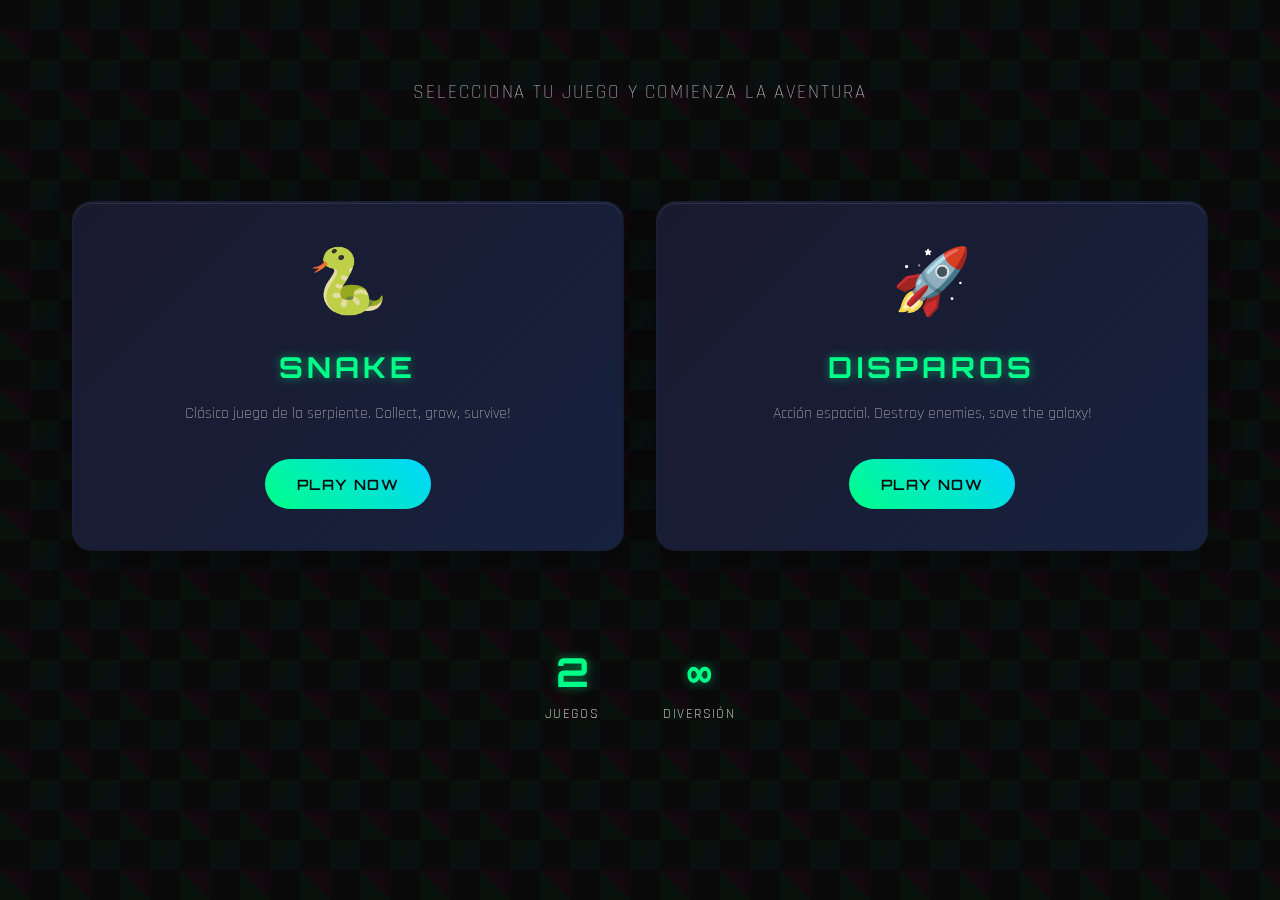
<file: index.html>
<!DOCTYPE html>
<html lang="es">
<head>
  <meta charset="UTF-8">
  <meta name="viewport" content="width=device-width, initial-scale=1.0">
  <title>Gaming Hub - Mis Juegos</title>
  <link rel="stylesheet" href="style.css">
  <link href="https://fonts.googleapis.com/css2?family=Orbitron:wght@400;700;900&family=Rajdhani:wght@300;400;600&display=swap" rel="stylesheet">
</head>
<body>
  <div class="matrix-bg"></div>
  
  <div class="container">
    <header>
      <h1 class="main-title">
        <span class="glow">🎮</span>
        GAMING HUB
        <span class="glow">🎮</span>
      </h1>
      <p class="subtitle">Selecciona tu juego y comienza la aventura</p>
    </header>
    
    <main class="games-grid">
      <div class="game-card" data-game="snake">
        <div class="card-inner">
          <div class="card-front">
            <div class="game-icon">🐍</div>
            <h2 class="game-title">SNAKE</h2>
            <p class="game-description">Clásico juego de la serpiente. Collect, grow, survive!</p>
            <div class="play-button">
              <span>PLAY NOW</span>
            </div>
          </div>
        </div>
        <a href="snake/" class="game-link"></a>
      </div>
      
      <div class="game-card" data-game="disparos">
        <div class="card-inner">
          <div class="card-front">
            <div class="game-icon">🚀</div>
            <h2 class="game-title">DISPAROS</h2>
            <p class="game-description">Acción espacial. Destroy enemies, save the galaxy!</p>
            <div class="play-button">
              <span>PLAY NOW</span>
            </div>
          </div>
        </div>
        <a href="disparos/" class="game-link"></a>
      </div>
    </main>
    
    <footer>
      <div class="stats">
        <div class="stat">
          <span class="stat-value">2</span>
          <span class="stat-label">Juegos</span>
        </div>
        <div class="stat">
          <span class="stat-value">∞</span>
          <span class="stat-label">Diversión</span>
        </div>
      </div>
    </footer>
  </div>
  
  <script src="script.js"></script>
</body>
</html>
</file>
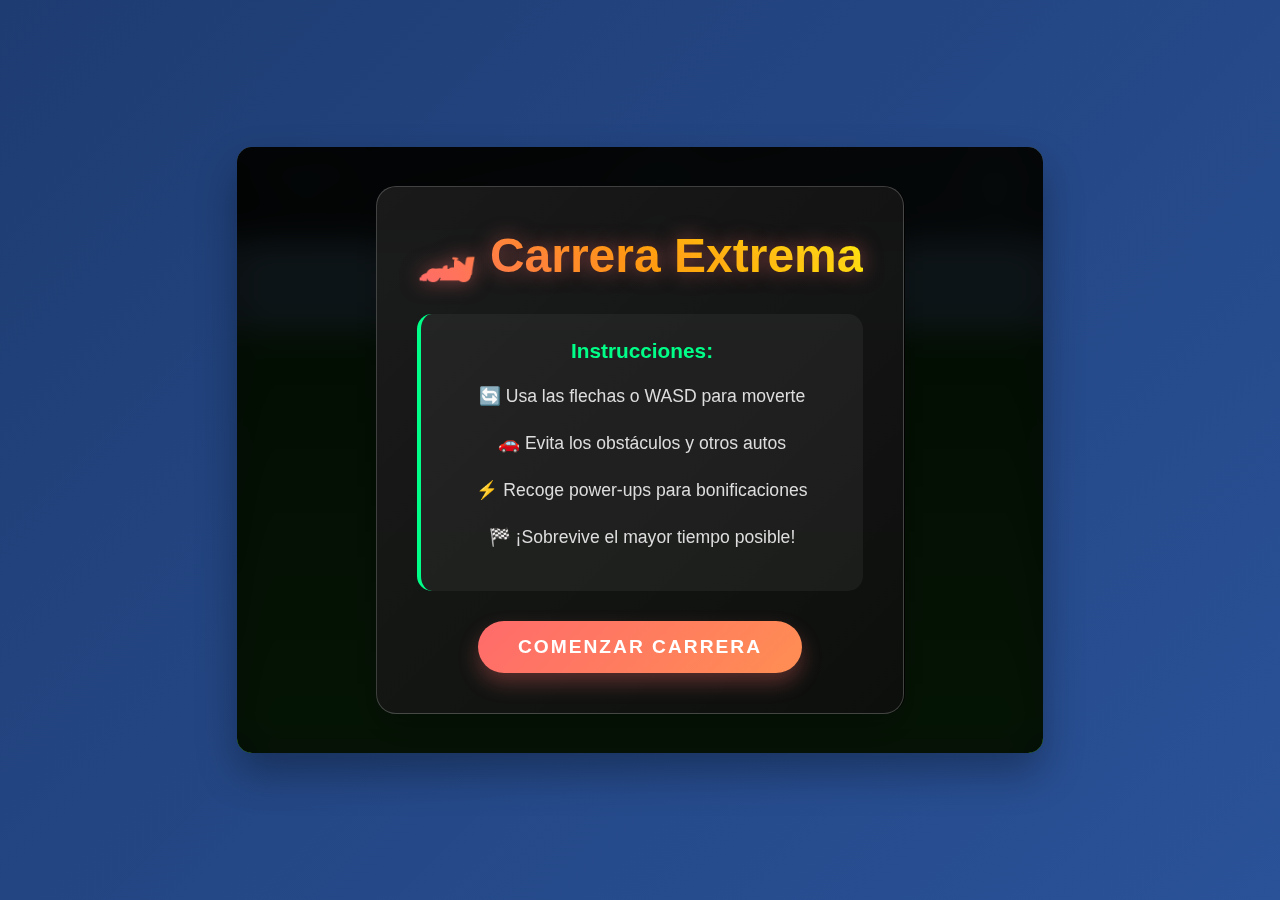
<file: autos/index.html>
<!DOCTYPE html>
<html lang="es">
<head>
    <meta charset="UTF-8">
    <meta name="viewport" content="width=device-width, initial-scale=1.0">
    <title>Juego de Autos - Carrera Extrema</title>
    <link rel="stylesheet" href="style.css">
</head>
<body>
    <div class="game-container">
        <div class="ui-overlay">
            <div class="score-panel">
                <div class="score-item">
                    <span class="label">Puntuación:</span>
                    <span id="score">0</span>
                </div>
                <div class="score-item">
                    <span class="label">Velocidad:</span>
                    <span id="speed">0</span> km/h
                </div>
                <div class="score-item">
                    <span class="label">Tiempo:</span>
                    <span id="time">0</span>s
                </div>
            </div>
        </div>
        
        <canvas id="gameCanvas" width="800" height="600"></canvas>
        
        <div class="game-over-screen" id="gameOverScreen">
            <div class="game-over-content">
                <h2>¡Juego Terminado!</h2>
                <div class="final-stats">
                    <p>Puntuación Final: <span id="finalScore">0</span></p>
                    <p>Tiempo Total: <span id="finalTime">0</span>s</p>
                    <p>Velocidad Máxima: <span id="maxSpeed">0</span> km/h</p>
                </div>
                <button id="restartBtn" class="restart-btn">Jugar de Nuevo</button>
            </div>
        </div>
        
        <div class="start-screen" id="startScreen">
            <div class="start-content">
                <h1>🏎️ Carrera Extrema</h1>
                <div class="instructions">
                    <h3>Instrucciones:</h3>
                    <p>🔄 Usa las flechas o WASD para moverte</p>
                    <p>🚗 Evita los obstáculos y otros autos</p>
                    <p>⚡ Recoge power-ups para bonificaciones</p>
                    <p>🏁 ¡Sobrevive el mayor tiempo posible!</p>
                </div>
                <button id="startBtn" class="start-btn">Comenzar Carrera</button>
            </div>
        </div>
    </div>
    
    <script src="script.js"></script>
</body>
</html>
</file>
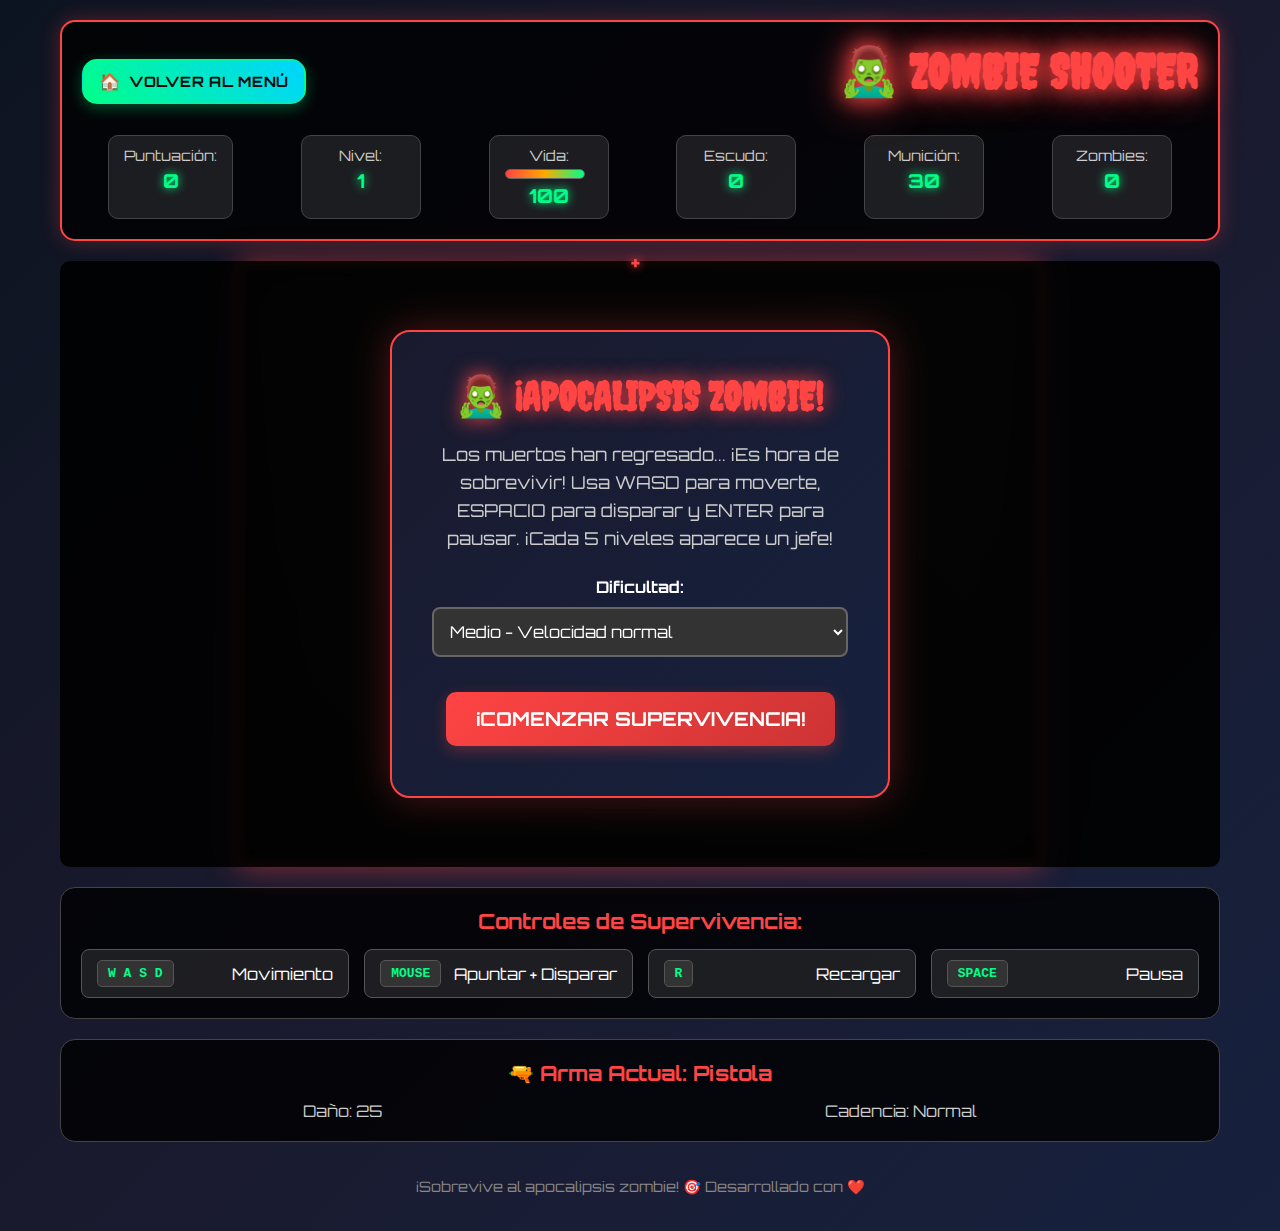
<file: disparos/index.html>
<!DOCTYPE html>
<html lang="es">
<head>
    <meta charset="UTF-8">
    <meta name="viewport" content="width=device-width, initial-scale=1.0">
    <title>🧟‍♂️ Zombie Shooter - ¡Sobrevive al Apocalipsis!</title>
    <link rel="stylesheet" href="style.css">
    <link href="https://fonts.googleapis.com/css2?family=Creepster&family=Orbitron:wght@400;700;900&display=swap" rel="stylesheet">
</head>
<body>
    <div class="game-container">
        <header class="game-header">
            <div class="header-top">
                <a href="../" class="back-to-menu">
                    <span class="back-icon">🏠</span>
                    <span class="back-text">Volver al Menú</span>
                </a>
                <h1>🧟‍♂️ ZOMBIE SHOOTER</h1>
            </div>
            <div class="game-stats">
                <div class="stat-item">
                    <span class="stat-label">Puntuación:</span>
                    <span id="score" class="stat-value">0</span>
                </div>
                <div class="stat-item">
                    <span class="stat-label">Nivel:</span>
                    <span id="level" class="stat-value">1</span>
                </div>
                <div class="stat-item">
                    <span class="stat-label">Vida:</span>
                    <div class="health-bar">
                        <div id="healthBar" class="health-fill"></div>
                    </div>
                    <span id="health" class="stat-value">100</span>
                </div>
                <div class="stat-item">
                    <span class="stat-label">Escudo:</span>
                    <span id="shield" class="stat-value">0</span>
                </div>
                <div class="stat-item">
                    <span class="stat-label">Munición:</span>
                    <span id="ammo" class="stat-value">30</span>
                </div>
                <div class="stat-item">
                    <span class="stat-label">Zombies:</span>
                    <span id="zombiesKilled" class="stat-value">0</span>
                </div>
            </div>
        </header>

        <div class="game-area">
            <canvas id="gameCanvas" width="800" height="600"></canvas>
            
            <div class="game-overlay" id="gameOverlay">
                <div class="overlay-content">
                    <h2 id="overlayTitle">🧟‍♂️ ¡APOCALIPSIS ZOMBIE!</h2>
                    <p id="overlayMessage">Usa WASD para moverte, clic para disparar. ¡Sobrevive el mayor tiempo posible!</p>
                    <div class="difficulty-selector">
                        <label for="difficulty">Dificultad:</label>
                        <select id="difficulty">
                            <option value="easy">Fácil - Zombies lentos</option>
                            <option value="medium" selected>Medio - Velocidad normal</option>
                            <option value="hard">Difícil - Zombies rápidos</option>
                            <option value="nightmare">Pesadilla - Horda infinita</option>
                        </select>
                    </div>
                    <button id="startButton" class="game-button">¡Comenzar Supervivencia!</button>
                    <button id="restartButton" class="game-button" style="display: none;">Intentar de Nuevo</button>
                    <div class="final-stats" id="finalStats" style="display: none;">
                        <h3>Estadísticas Finales:</h3>
                        <p>Zombies eliminados: <span id="finalZombies">0</span></p>
                        <p>Tiempo sobrevivido: <span id="survivalTime">0</span>s</p>
                        <p>Precisión: <span id="accuracy">0</span>%</p>
                    </div>
                </div>
            </div>

            <div class="crosshair" id="crosshair">+</div>
        </div>

        <div class="controls-info">
            <h3>Controles de Supervivencia:</h3>
            <div class="controls-grid">
                <div class="control-item">
                    <span class="key">W A S D</span>
                    <span>Movimiento</span>
                </div>
                <div class="control-item">
                    <span class="key">MOUSE</span>
                    <span>Apuntar + Disparar</span>
                </div>
                <div class="control-item">
                    <span class="key">R</span>
                    <span>Recargar</span>
                </div>
                <div class="control-item">
                    <span class="key">SPACE</span>
                    <span>Pausa</span>
                </div>
            </div>
        </div>

        <div class="weapon-info">
            <h3>🔫 Arma Actual: <span id="weaponName">Pistola</span></h3>
            <div class="weapon-stats">
                <span>Daño: <span id="weaponDamage">25</span></span>
                <span>Cadencia: <span id="weaponRate">Normal</span></span>
            </div>
        </div>

        <footer class="game-footer">
            <p>¡Sobrevive al apocalipsis zombie! 🎯 Desarrollado con ❤️</p>
        </footer>
    </div>

    <script src="script.js"></script>
</body>
</html>
</file>
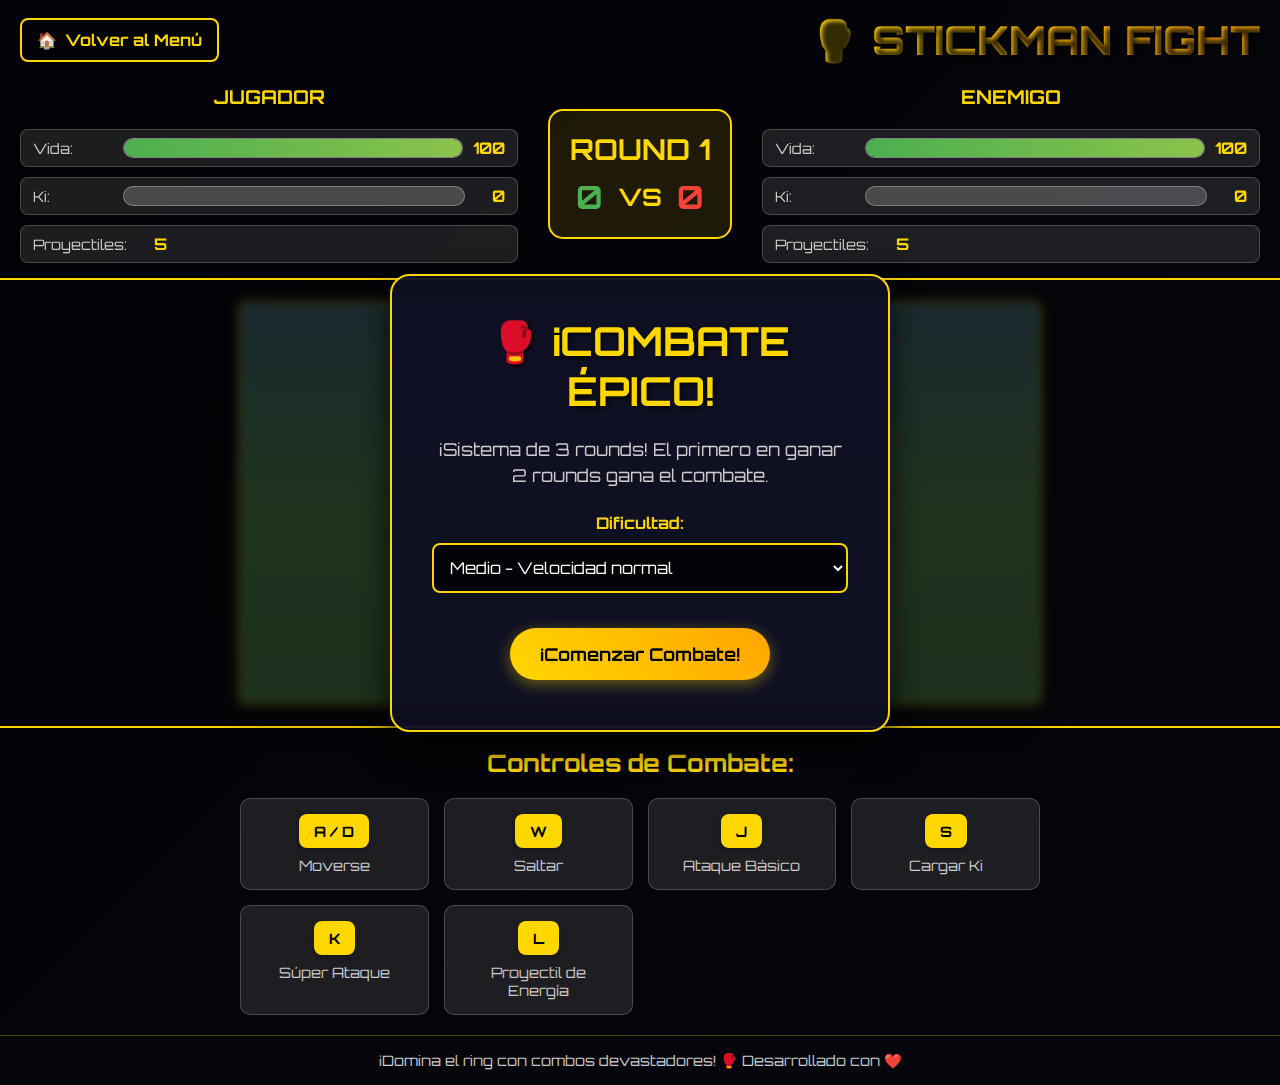
<file: pelea/index.html>
<!DOCTYPE html>
<html lang="es">
<head>
    <meta charset="UTF-8">
    <meta name="viewport" content="width=device-width, initial-scale=1.0">
    <title>🥊 Stickman Fight - Combate Épico</title>
    <link rel="stylesheet" href="style.css">
    <link href="https://fonts.googleapis.com/css2?family=Orbitron:wght@400;700;900&family=Rajdhani:wght@300;400;600&display=swap" rel="stylesheet">
</head>
<body>
    <div class="game-container">
        <header class="game-header">
            <div class="header-top">
                <a href="../menu.html" class="back-to-menu">
                    <span class="back-icon">🏠</span>
                    <span class="back-text">Volver al Menú</span>
                </a>
                <h1>🥊 STICKMAN FIGHT</h1>
            </div>
            <div class="game-stats">
                <div class="player-stats">
                    <h3>JUGADOR</h3>
                    <div class="stat-item">
                        <span class="stat-label">Vida:</span>
                        <div class="health-bar player">
                            <div id="playerHealthBar" class="health-fill"></div>
                        </div>
                        <span id="playerHealth" class="stat-value">100</span>
                    </div>
                    <div class="stat-item">
                        <span class="stat-label">Ki:</span>
                        <div class="ki-bar player">
                            <div id="playerKiBar" class="ki-fill"></div>
                        </div>
                        <span id="playerKi" class="stat-value">0</span>
                    </div>
                    <div class="stat-item">
                        <span class="stat-label">Proyectiles:</span>
                        <span id="playerProjectiles" class="stat-value">5</span>
                    </div>
                </div>
                
                <div class="round-info">
                    <h2 id="roundTitle">ROUND 1</h2>
                    <div class="score-display">
                        <span class="player-score" id="playerScore">0</span>
                        <span class="vs">VS</span>
                        <span class="enemy-score" id="enemyScore">0</span>
                    </div>
                </div>
                
                <div class="enemy-stats">
                    <h3>ENEMIGO</h3>
                    <div class="stat-item">
                        <span class="stat-label">Vida:</span>
                        <div class="health-bar enemy">
                            <div id="enemyHealthBar" class="health-fill"></div>
                        </div>
                        <span id="enemyHealth" class="stat-value">100</span>
                    </div>
                    <div class="stat-item">
                        <span class="stat-label">Ki:</span>
                        <div class="ki-bar enemy">
                            <div id="enemyKiBar" class="ki-fill"></div>
                        </div>
                        <span id="enemyKi" class="stat-value">0</span>
                    </div>
                    <div class="stat-item">
                        <span class="stat-label">Proyectiles:</span>
                        <span id="enemyProjectiles" class="stat-value">5</span>
                    </div>
                </div>
            </div>
        </header>

        <div class="game-area">
            <canvas id="gameCanvas" width="800" height="400"></canvas>
            
            <div class="game-overlay" id="gameOverlay">
                <div class="overlay-content">
                    <h2 id="overlayTitle">🥊 ¡COMBATE ÉPICO!</h2>
                    <p id="overlayMessage">¡Sistema de 3 rounds! El primero en ganar 2 rounds gana el combate.</p>
                    <div class="difficulty-selector">
                        <label for="difficulty">Dificultad:</label>
                        <select id="difficulty">
                            <option value="easy">Fácil - Enemigo lento</option>
                            <option value="medium" selected>Medio - Velocidad normal</option>
                            <option value="hard">Difícil - Enemigo rápido</option>
                            <option value="nightmare">Pesadilla - Enemigo experto</option>
                        </select>
                    </div>
                    <button id="startButton" class="game-button">¡Comenzar Combate!</button>
                    <button id="nextRoundButton" class="game-button" style="display: none;">Siguiente Round</button>
                    <button id="restartButton" class="game-button" style="display: none;">Nuevo Combate</button>
                    <div class="round-result" id="roundResult" style="display: none;">
                        <h3 id="roundResultTitle">¡Round Ganado!</h3>
                        <p id="roundResultMessage">Has ganado este round</p>
                    </div>
                    <div class="final-result" id="finalResult" style="display: none;">
                        <h3 id="finalResultTitle">¡Victoria!</h3>
                        <p id="finalResultMessage">Has ganado el combate</p>
                    </div>
                </div>
            </div>
        </div>

        <div class="controls-info">
            <h3>Controles de Combate:</h3>
            <div class="controls-grid">
                <div class="control-item">
                    <span class="key">A / D</span>
                    <span>Moverse</span>
                </div>
                <div class="control-item">
                    <span class="key">W</span>
                    <span>Saltar</span>
                </div>
                <div class="control-item">
                    <span class="key">J</span>
                    <span>Ataque Básico</span>
                </div>
                <div class="control-item">
                    <span class="key">S</span>
                    <span>Cargar Ki</span>
                </div>
                <div class="control-item">
                    <span class="key">K</span>
                    <span>Súper Ataque</span>
                </div>
                <div class="control-item">
                    <span class="key">L</span>
                    <span>Proyectil de Energía</span>
                </div>
            </div>
        </div>

        <footer class="game-footer">
            <p>¡Domina el ring con combos devastadores! 🥊 Desarrollado con ❤️</p>
        </footer>
    </div>

    <script src="script.js"></script>
</body>
</html>
</file>
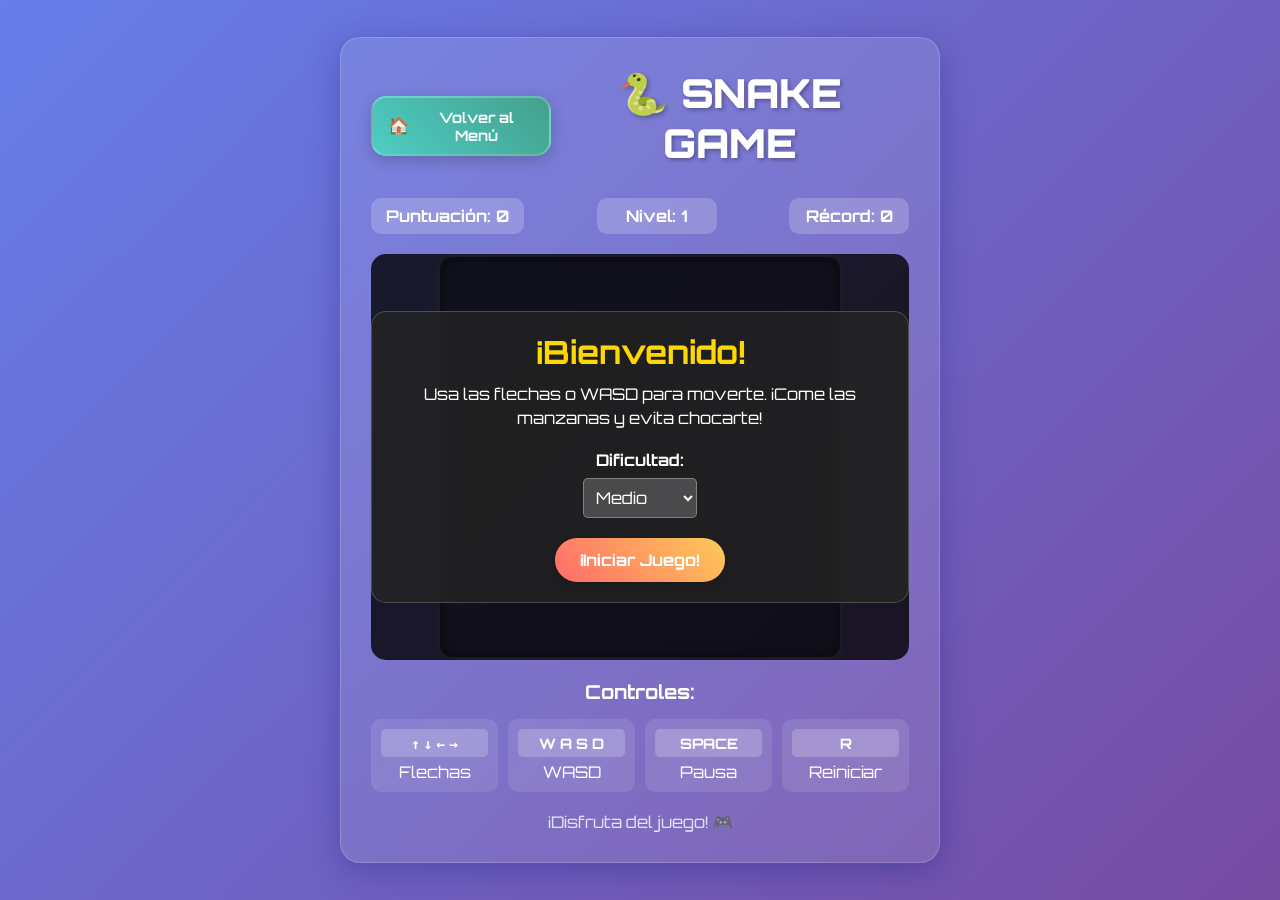
<file: snake/index.html>
<!DOCTYPE html>
<html lang="es">
<head>
    <meta charset="UTF-8">
    <meta name="viewport" content="width=device-width, initial-scale=1.0">
    <title>🐍 Snake Game - ¡Juego Entretenido!</title>
    <link rel="stylesheet" href="style.css">
    <link href="https://fonts.googleapis.com/css2?family=Orbitron:wght@400;700;900&display=swap" rel="stylesheet">
</head>
<body>
    <div class="game-container">
        <header class="game-header">
            <div class="header-top">
                <a href="../" class="back-to-menu">
                    <span class="back-icon">🏠</span>
                    <span class="back-text">Volver al Menú</span>
                </a>
                <h1>🐍 SNAKE GAME</h1>
            </div>
            <div class="game-info">
                <div class="score-container">
                    <span>Puntuación: </span>
                    <span id="score">0</span>
                </div>
                <div class="level-container">
                    <span>Nivel: </span>
                    <span id="level">1</span>
                </div>
                <div class="high-score-container">
                    <span>Récord: </span>
                    <span id="highScore">0</span>
                </div>
            </div>
        </header>

        <div class="game-area">
            <canvas id="gameCanvas" width="400" height="400"></canvas>
            <div class="game-overlay" id="gameOverlay">
                <div class="overlay-content">
                    <h2 id="overlayTitle">¡Bienvenido!</h2>
                    <p id="overlayMessage">Usa las flechas o WASD para moverte. ¡Come las manzanas y evita chocarte!</p>
                    <div class="difficulty-selector">
                        <label for="difficulty">Dificultad:</label>
                        <select id="difficulty">
                            <option value="easy">Fácil</option>
                            <option value="medium" selected>Medio</option>
                            <option value="hard">Difícil</option>
                            <option value="extreme">Extremo</option>
                        </select>
                    </div>
                    <button id="startButton" class="game-button">¡Iniciar Juego!</button>
                    <button id="restartButton" class="game-button" style="display: none;">Jugar de Nuevo</button>
                </div>
            </div>
        </div>

        <div class="controls-info">
            <h3>Controles:</h3>
            <div class="controls-grid">
                <div class="control-item">
                    <span class="key">↑ ↓ ← →</span>
                    <span>Flechas</span>
                </div>
                <div class="control-item">
                    <span class="key">W A S D</span>
                    <span>WASD</span>
                </div>
                <div class="control-item">
                    <span class="key">SPACE</span>
                    <span>Pausa</span>
                </div>
                <div class="control-item">
                    <span class="key">R</span>
                    <span>Reiniciar</span>
                </div>
            </div>
        </div>

        <footer class="game-footer">
            <p>¡Disfruta del juego! 🎮</p>
        </footer>
    </div>

    <script src="script.js"></script>
</body>
</html>
</file>
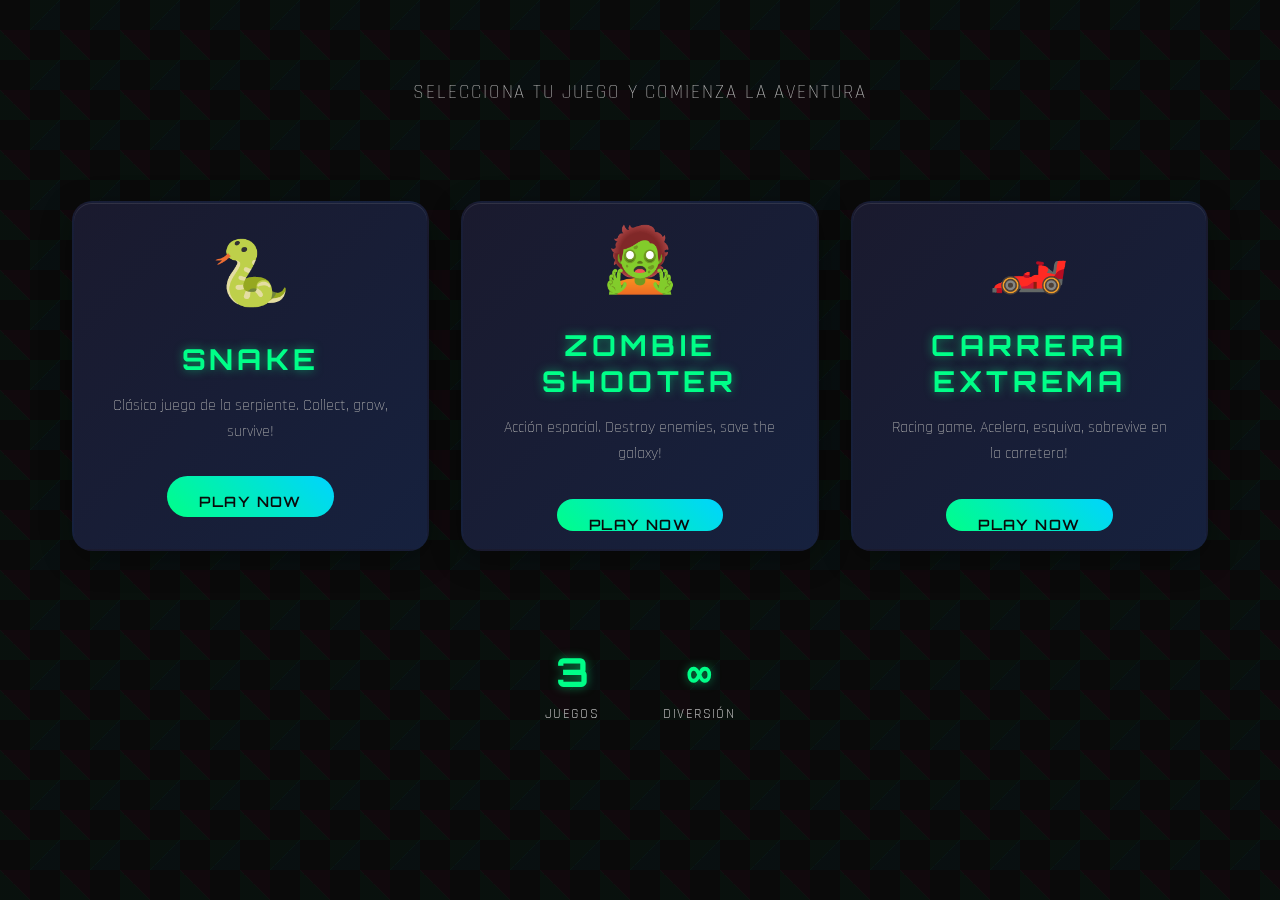
<file: menu.html>
<!DOCTYPE html>
<html lang="es">
<head>
  <meta charset="UTF-8">
  <meta name="viewport" content="width=device-width, initial-scale=1.0">
  <title>Gaming Hub - Mis Juegos</title>
  <link rel="stylesheet" href="style.css">
  <link href="https://fonts.googleapis.com/css2?family=Orbitron:wght@400;700;900&family=Rajdhani:wght@300;400;600&display=swap" rel="stylesheet">
</head>
<body>
  <div class="matrix-bg"></div>
  
  <div class="container">
    <header>
      <h1 class="main-title">
        <span class="glow">🎮</span>
        GAMING HUB
        <span class="glow">🎮</span>
      </h1>
      <p class="subtitle">Selecciona tu juego y comienza la aventura</p>
    </header>
    
    <main class="games-grid">
      <div class="game-card" data-game="snake">
        <div class="card-inner">
          <div class="card-front">
            <div class="game-icon">🐍</div>
            <h2 class="game-title">SNAKE</h2>
            <p class="game-description">Clásico juego de la serpiente. Collect, grow, survive!</p>
            <div class="play-button">
              <span>PLAY NOW</span>
            </div>
          </div>
        </div>
        <a href="snake/" class="game-link"></a>
      </div>
      
      <div class="game-card" data-game="disparos">
        <div class="card-inner">
          <div class="card-front">
            <div class="game-icon">🧟</div>
            <h2 class="game-title">ZOMBIE SHOOTER</h2>
            <p class="game-description">Acción espacial. Destroy enemies, save the galaxy!</p>
            <div class="play-button">
              <span>PLAY NOW</span>
            </div>
          </div>
        </div>
        <a href="disparos/" class="game-link"></a>
      </div>
      
      <div class="game-card" data-game="autos">
        <div class="card-inner">
          <div class="card-front">
            <div class="game-icon">🏎️</div>
            <h2 class="game-title">CARRERA EXTREMA</h2>
            <p class="game-description">Racing game. Acelera, esquiva, sobrevive en la carretera!</p>
            <div class="play-button">
              <span>PLAY NOW</span>
            </div>
          </div>
        </div>
        <a href="autos/" class="game-link"></a>
      </div>
    </main>
    
    <footer>
      <div class="stats">
        <div class="stat">
          <span class="stat-value">3</span>
          <span class="stat-label">Juegos</span>
        </div>
        <div class="stat">
          <span class="stat-value">∞</span>
          <span class="stat-label">Diversión</span>
        </div>
      </div>
    </footer>
  </div>
  
  <script src="script.js"></script>
</body>
</html>
</file>
<file: style.css>
* {
  margin: 0;
  padding: 0;
  box-sizing: border-box;
}

:root {
  --primary-neon: #00ff88;
  --secondary-neon: #ff0080;
  --accent-neon: #00d4ff;
  --bg-dark: #0a0a0a;
  --bg-card: #1a1a2e;
  --bg-card-hover: #16213e;
  --text-primary: #ffffff;
  --text-secondary: #b0b0b0;
  --text-accent: #00ff88;
}

body {
  font-family: 'Rajdhani', sans-serif;
  background: var(--bg-dark);
  color: var(--text-primary);
  min-height: 100vh;
  overflow-x: hidden;
  position: relative;
}

/* Matrix Background Effect */
.matrix-bg {
  position: fixed;
  top: 0;
  left: 0;
  width: 100%;
  height: 100%;
  background: linear-gradient(45deg, 
    rgba(0, 255, 136, 0.03) 25%, 
    transparent 25%), 
    linear-gradient(-45deg, 
    rgba(0, 212, 255, 0.03) 25%, 
    transparent 25%), 
    linear-gradient(45deg, 
    transparent 75%, 
    rgba(255, 0, 128, 0.03) 75%), 
    linear-gradient(-45deg, 
    transparent 75%, 
    rgba(0, 255, 136, 0.03) 75%);
  background-size: 60px 60px;
  background-position: 0 0, 0 30px, 30px -30px, -30px 0px;
  animation: matrix-move 20s linear infinite;
  z-index: -1;
}

@keyframes matrix-move {
  0% { transform: translate(0, 0); }
  100% { transform: translate(60px, 60px); }
}

.container {
  max-width: 1200px;
  margin: 0 auto;
  padding: 2rem;
  position: relative;
  z-index: 1;
}

/* Header Styles */
header {
  text-align: center;
  margin-bottom: 4rem;
  padding: 2rem 0;
}

.main-title {
  font-family: 'Orbitron', monospace;
  font-size: clamp(2.5rem, 8vw, 5rem);
  font-weight: 900;
  letter-spacing: 0.2em;
  text-transform: uppercase;
  margin-bottom: 1rem;
  position: relative;
  background: linear-gradient(45deg, var(--primary-neon), var(--accent-neon), var(--secondary-neon));
  background-size: 300% 300%;
  -webkit-background-clip: text;
  background-clip: text;
  -webkit-text-fill-color: transparent;
  animation: gradient-shift 3s ease-in-out infinite;
}

@keyframes gradient-shift {
  0%, 100% { background-position: 0% 50%; }
  50% { background-position: 100% 50%; }
}

.glow {
  animation: glow-pulse 2s ease-in-out infinite alternate;
  display: inline-block;
}

@keyframes glow-pulse {
  from {
    text-shadow: 0 0 20px var(--primary-neon), 0 0 30px var(--primary-neon);
  }
  to {
    text-shadow: 0 0 10px var(--primary-neon), 0 0 40px var(--primary-neon);
  }
}

.subtitle {
  font-size: 1.2rem;
  color: var(--text-secondary);
  font-weight: 300;
  letter-spacing: 0.1em;
  text-transform: uppercase;
}

/* Games Grid */
.games-grid {
  display: grid;
  grid-template-columns: repeat(auto-fit, minmax(300px, 1fr));
  gap: 2rem;
  margin-bottom: 4rem;
}

.game-card {
  position: relative;
  height: 350px;
  perspective: 1000px;
  cursor: pointer;
}

.card-inner {
  position: relative;
  width: 100%;
  height: 100%;
  transition: all 0.6s cubic-bezier(0.175, 0.885, 0.32, 1.275);
  transform-style: preserve-3d;
}

.game-card:hover .card-inner {
  transform: rotateY(5deg) rotateX(5deg) scale(1.05);
}

.card-front {
  position: absolute;
  width: 100%;
  height: 100%;
  background: linear-gradient(135deg, var(--bg-card) 0%, var(--bg-card-hover) 100%);
  border: 2px solid transparent;
  border-radius: 20px;
  padding: 2rem;
  display: flex;
  flex-direction: column;
  align-items: center;
  justify-content: center;
  text-align: center;
  backface-visibility: hidden;
  box-shadow: 
    0 8px 32px rgba(0, 0, 0, 0.3),
    inset 0 1px 0 rgba(255, 255, 255, 0.1);
  transition: all 0.3s ease;
  overflow: hidden;
}

.card-front::before {
  content: '';
  position: absolute;
  top: 0;
  left: 0;
  right: 0;
  bottom: 0;
  background: linear-gradient(135deg, var(--primary-neon), var(--accent-neon));
  opacity: 0;
  transition: opacity 0.3s ease;
  border-radius: 18px;
  z-index: -1;
}

.game-card:hover .card-front::before {
  opacity: 0.1;
}

.game-card:hover .card-front {
  border-color: var(--primary-neon);
  box-shadow: 
    0 16px 64px rgba(0, 0, 0, 0.4),
    0 0 30px rgba(0, 255, 136, 0.3),
    inset 0 1px 0 rgba(255, 255, 255, 0.2);
}

.game-icon {
  font-size: 4rem;
  margin-bottom: 1.5rem;
  animation: float 3s ease-in-out infinite;
}

@keyframes float {
  0%, 100% { transform: translateY(0px); }
  50% { transform: translateY(-10px); }
}

.game-title {
  font-family: 'Orbitron', monospace;
  font-size: 1.8rem;
  font-weight: 700;
  letter-spacing: 0.15em;
  margin-bottom: 1rem;
  color: var(--text-accent);
  text-shadow: 0 0 10px rgba(0, 255, 136, 0.5);
}

.game-description {
  font-size: 1rem;
  color: var(--text-secondary);
  line-height: 1.6;
  margin-bottom: 2rem;
  font-weight: 300;
}

.play-button {
  background: linear-gradient(45deg, var(--primary-neon), var(--accent-neon));
  border: none;
  border-radius: 50px;
  padding: 1rem 2rem;
  font-family: 'Orbitron', monospace;
  font-weight: 600;
  font-size: 0.9rem;
  letter-spacing: 0.1em;
  color: var(--bg-dark);
  cursor: pointer;
  transition: all 0.3s ease;
  text-transform: uppercase;
  position: relative;
  overflow: hidden;
}

.play-button::before {
  content: '';
  position: absolute;
  top: 0;
  left: -100%;
  width: 100%;
  height: 100%;
  background: linear-gradient(90deg, transparent, rgba(255, 255, 255, 0.3), transparent);
  transition: left 0.5s ease;
}

.game-card:hover .play-button::before {
  left: 100%;
}

.game-card:hover .play-button {
  transform: translateY(-3px);
  box-shadow: 0 10px 25px rgba(0, 255, 136, 0.4);
}

.game-link {
  position: absolute;
  top: 0;
  left: 0;
  width: 100%;
  height: 100%;
  z-index: 10;
  text-decoration: none;
}

/* Footer Stats */
footer {
  text-align: center;
  padding: 2rem 0;
}

.stats {
  display: flex;
  justify-content: center;
  gap: 4rem;
}

.stat {
  display: flex;
  flex-direction: column;
  align-items: center;
}

.stat-value {
  font-family: 'Orbitron', monospace;
  font-size: 2.5rem;
  font-weight: 700;
  color: var(--text-accent);
  text-shadow: 0 0 10px rgba(0, 255, 136, 0.5);
}

.stat-label {
  font-size: 0.9rem;
  color: var(--text-secondary);
  text-transform: uppercase;
  letter-spacing: 0.1em;
  margin-top: 0.5rem;
}

/* Responsive Design */
@media (max-width: 768px) {
  .container {
    padding: 1rem;
  }
  
  .games-grid {
    grid-template-columns: 1fr;
    gap: 1.5rem;
  }
  
  .stats {
    gap: 2rem;
  }
  
  .stat-value {
    font-size: 2rem;
  }
}

@media (max-width: 480px) {
  .game-card {
    height: 300px;
  }
  
  .card-front {
    padding: 1.5rem;
  }
  
  .game-icon {
    font-size: 3rem;
  }
  
  .game-title {
    font-size: 1.5rem;
  }
}
</file>
<file: autos/style.css>
* {
    margin: 0;
    padding: 0;
    box-sizing: border-box;
}

body {
    font-family: 'Arial', sans-serif;
    background: linear-gradient(135deg, #1e3c72 0%, #2a5298 100%);
    display: flex;
    justify-content: center;
    align-items: center;
    min-height: 100vh;
    color: white;
    overflow: hidden;
}

.game-container {
    position: relative;
    border-radius: 15px;
    overflow: hidden;
    box-shadow: 0 20px 40px rgba(0, 0, 0, 0.3);
    background: #000;
}

#gameCanvas {
    display: block;
    border: 3px solid #333;
    border-radius: 12px;
    background: linear-gradient(180deg, #87CEEB 0%, #87CEEB 30%, #228B22 30%, #32CD32 100%);
}

.ui-overlay {
    position: absolute;
    top: 0;
    left: 0;
    right: 0;
    z-index: 10;
    pointer-events: none;
}

.score-panel {
    display: flex;
    justify-content: space-between;
    padding: 15px 20px;
    background: linear-gradient(135deg, rgba(0, 0, 0, 0.8), rgba(0, 0, 0, 0.6));
    backdrop-filter: blur(10px);
    border-bottom: 2px solid rgba(255, 255, 255, 0.1);
}

.score-item {
    display: flex;
    flex-direction: column;
    align-items: center;
    gap: 5px;
}

.label {
    font-size: 12px;
    color: #ccc;
    text-transform: uppercase;
    letter-spacing: 1px;
}

#score, #speed, #time {
    font-size: 18px;
    font-weight: bold;
    color: #00ff88;
    text-shadow: 0 0 10px rgba(0, 255, 136, 0.5);
}

.start-screen, .game-over-screen {
    position: absolute;
    top: 0;
    left: 0;
    right: 0;
    bottom: 0;
    background: rgba(0, 0, 0, 0.9);
    backdrop-filter: blur(15px);
    display: flex;
    justify-content: center;
    align-items: center;
    z-index: 100;
}

.start-content, .game-over-content {
    text-align: center;
    padding: 40px;
    background: linear-gradient(135deg, rgba(255, 255, 255, 0.1), rgba(255, 255, 255, 0.05));
    border-radius: 20px;
    border: 1px solid rgba(255, 255, 255, 0.2);
    backdrop-filter: blur(20px);
    box-shadow: 0 15px 35px rgba(0, 0, 0, 0.3);
}

.start-content h1 {
    font-size: 3rem;
    margin-bottom: 30px;
    background: linear-gradient(45deg, #ff6b6b, #ffa500, #ffff00);
    -webkit-background-clip: text;
    -webkit-text-fill-color: transparent;
    background-clip: text;
    text-shadow: 0 0 20px rgba(255, 107, 107, 0.5);
    animation: glow 2s ease-in-out infinite alternate;
}

@keyframes glow {
    from { filter: brightness(1); }
    to { filter: brightness(1.2); }
}

.instructions {
    margin: 30px 0;
    padding: 25px;
    background: rgba(255, 255, 255, 0.05);
    border-radius: 15px;
    border-left: 4px solid #00ff88;
}

.instructions h3 {
    color: #00ff88;
    margin-bottom: 15px;
    font-size: 1.3rem;
}

.instructions p {
    margin: 10px 0;
    font-size: 1.1rem;
    color: #ddd;
    padding: 8px 0;
}

.start-btn, .restart-btn {
    background: linear-gradient(135deg, #ff6b6b, #ff8e53);
    color: white;
    border: none;
    padding: 15px 40px;
    font-size: 1.2rem;
    font-weight: bold;
    border-radius: 50px;
    cursor: pointer;
    transition: all 0.3s ease;
    text-transform: uppercase;
    letter-spacing: 2px;
    box-shadow: 0 10px 20px rgba(255, 107, 107, 0.3);
    pointer-events: all;
}

.start-btn:hover, .restart-btn:hover {
    transform: translateY(-3px);
    box-shadow: 0 15px 30px rgba(255, 107, 107, 0.4);
    filter: brightness(1.1);
}

.start-btn:active, .restart-btn:active {
    transform: translateY(-1px);
}

.game-over-content h2 {
    font-size: 2.5rem;
    color: #ff6b6b;
    margin-bottom: 25px;
    text-shadow: 0 0 15px rgba(255, 107, 107, 0.5);
}

.final-stats {
    margin: 25px 0;
    padding: 20px;
    background: rgba(255, 255, 255, 0.05);
    border-radius: 15px;
    border: 1px solid rgba(255, 255, 255, 0.1);
}

.final-stats p {
    margin: 12px 0;
    font-size: 1.2rem;
    color: #ddd;
}

.final-stats span {
    color: #00ff88;
    font-weight: bold;
    text-shadow: 0 0 8px rgba(0, 255, 136, 0.3);
}

.hidden {
    display: none !important;
}

/* Responsividad */
@media (max-width: 850px) {
    #gameCanvas {
        width: 100vw;
        height: 70vh;
    }
    
    .score-panel {
        padding: 10px 15px;
    }
    
    .score-item {
        font-size: 0.9rem;
    }
    
    .start-content h1 {
        font-size: 2.2rem;
    }
}

/* Animaciones adicionales */
@keyframes fadeIn {
    from { opacity: 0; transform: translateY(20px); }
    to { opacity: 1; transform: translateY(0); }
}

.start-content, .game-over-content {
    animation: fadeIn 0.5s ease-out;
}
</file>
<file: disparos/style.css>
* {
    margin: 0;
    padding: 0;
    box-sizing: border-box;
}

body {
    font-family: 'Orbitron', monospace;
    background: linear-gradient(135deg, #0d1421 0%, #1a1a2e 50%, #16213e 100%);
    color: #fff;
    min-height: 100vh;
    overflow-x: hidden;
    cursor: none;
}

.game-container {
    max-width: 1200px;
    margin: 0 auto;
    padding: 20px;
}

.game-header {
    text-align: center;
    margin-bottom: 20px;
    background: rgba(0, 0, 0, 0.8);
    padding: 20px;
    border-radius: 15px;
    border: 2px solid #ff4444;
    box-shadow: 0 0 20px rgba(255, 68, 68, 0.3);
}

.header-top {
    display: flex;
    justify-content: space-between;
    align-items: center;
    margin-bottom: 15px;
}

.back-to-menu {
    display: flex;
    align-items: center;
    gap: 8px;
    background: linear-gradient(45deg, #00ff88, #00d4ff);
    color: #0a0a0a;
    text-decoration: none;
    padding: 10px 15px;
    border-radius: 15px;
    font-weight: 700;
    font-size: 0.9em;
    transition: all 0.3s ease;
    box-shadow: 0 4px 15px rgba(0, 255, 136, 0.3);
    border: 2px solid rgba(0, 255, 136, 0.5);
}

.back-to-menu:hover {
    transform: translateY(-2px);
    box-shadow: 0 6px 20px rgba(0, 255, 136, 0.5);
    background: linear-gradient(45deg, #00ff88, #ff0080);
    color: white;
}

.back-icon {
    font-size: 1.2em;
    animation: pulse-icon 2s infinite;
}

.back-text {
    font-family: 'Orbitron', monospace;
    text-transform: uppercase;
    letter-spacing: 0.05em;
}

@keyframes pulse-icon {
    0%, 100% { 
        transform: scale(1);
        filter: drop-shadow(0 0 5px rgba(0, 255, 136, 0.5));
    }
    50% { 
        transform: scale(1.1);
        filter: drop-shadow(0 0 10px rgba(0, 255, 136, 0.8));
    }
}

.game-header h1 {
    font-family: 'Creepster', cursive;
    font-size: 3em;
    color: #ff4444;
    text-shadow: 0 0 20px #ff4444, 0 0 40px #ff4444;
    margin-bottom: 20px;
    animation: pulse 2s infinite;
}

@keyframes pulse {
    0%, 100% { transform: scale(1); }
    50% { transform: scale(1.05); }
}

.game-stats {
    display: flex;
    justify-content: space-around;
    flex-wrap: wrap;
    gap: 15px;
}

.stat-item {
    background: rgba(255, 255, 255, 0.1);
    padding: 10px 15px;
    border-radius: 10px;
    border: 1px solid #444;
    min-width: 120px;
}

.stat-label {
    display: block;
    font-size: 0.9em;
    color: #ccc;
    margin-bottom: 5px;
}

.stat-value {
    font-size: 1.2em;
    font-weight: bold;
    color: #00ff88;
    text-shadow: 0 0 10px #00ff88;
}

.health-bar {
    width: 80px;
    height: 10px;
    background: #333;
    border-radius: 5px;
    overflow: hidden;
    margin: 5px 0;
    border: 1px solid #666;
}

.health-fill {
    height: 100%;
    background: linear-gradient(90deg, #ff4444 0%, #ffaa00 50%, #00ff88 100%);
    width: 100%;
    transition: width 0.3s ease;
}

.game-area {
    position: relative;
    display: flex;
    justify-content: center;
    margin-bottom: 20px;
}

#gameCanvas {
    border: 3px solid #ff4444;
    border-radius: 10px;
    background: linear-gradient(45deg, #1a1a1a 0%, #2d2d2d 100%);
    box-shadow: 
        0 0 30px rgba(255, 68, 68, 0.5),
        inset 0 0 50px rgba(0, 0, 0, 0.5);
    cursor: none;
}

.game-overlay {
    position: absolute;
    top: 0;
    left: 0;
    right: 0;
    bottom: 0;
    background: rgba(0, 0, 0, 0.9);
    display: flex;
    justify-content: center;
    align-items: center;
    border-radius: 10px;
    backdrop-filter: blur(5px);
}

.overlay-content {
    text-align: center;
    background: linear-gradient(135deg, #1a1a2e 0%, #16213e 100%);
    padding: 40px;
    border-radius: 20px;
    border: 2px solid #ff4444;
    box-shadow: 0 0 40px rgba(255, 68, 68, 0.3);
    max-width: 500px;
    width: 90%;
}

.overlay-content h2 {
    font-family: 'Creepster', cursive;
    font-size: 2.5em;
    color: #ff4444;
    margin-bottom: 20px;
    text-shadow: 0 0 20px #ff4444;
}

.overlay-content p {
    font-size: 1.1em;
    margin-bottom: 25px;
    color: #ccc;
    line-height: 1.6;
}

.difficulty-selector {
    margin: 25px 0;
}

.difficulty-selector label {
    display: block;
    margin-bottom: 10px;
    color: #fff;
    font-weight: bold;
}

.difficulty-selector select {
    width: 100%;
    padding: 12px;
    border-radius: 8px;
    border: 2px solid #666;
    background: #333;
    color: #fff;
    font-family: 'Orbitron', monospace;
    font-size: 1em;
    cursor: pointer;
}

.difficulty-selector select:focus {
    outline: none;
    border-color: #ff4444;
    box-shadow: 0 0 10px rgba(255, 68, 68, 0.5);
}

.game-button {
    background: linear-gradient(135deg, #ff4444 0%, #cc3333 100%);
    color: white;
    border: none;
    padding: 15px 30px;
    font-size: 1.2em;
    font-family: 'Orbitron', monospace;
    font-weight: bold;
    border-radius: 10px;
    cursor: pointer;
    transition: all 0.3s ease;
    margin: 10px;
    text-transform: uppercase;
    box-shadow: 0 5px 15px rgba(255, 68, 68, 0.3);
}

.game-button:hover {
    background: linear-gradient(135deg, #ff6666 0%, #ff4444 100%);
    transform: translateY(-2px);
    box-shadow: 0 8px 25px rgba(255, 68, 68, 0.4);
}

.game-button:active {
    transform: translateY(0);
}

.crosshair {
    position: fixed;
    font-size: 20px;
    color: #ff4444;
    pointer-events: none;
    z-index: 1000;
    font-weight: bold;
    text-shadow: 0 0 10px #ff4444;
    transform: translate(-50%, -50%);
}

.controls-info, .weapon-info {
    background: rgba(0, 0, 0, 0.8);
    padding: 20px;
    border-radius: 15px;
    margin-bottom: 20px;
    border: 1px solid #444;
}

.controls-info h3, .weapon-info h3 {
    color: #ff4444;
    margin-bottom: 15px;
    font-size: 1.3em;
    text-align: center;
}

.controls-grid {
    display: grid;
    grid-template-columns: repeat(auto-fit, minmax(200px, 1fr));
    gap: 15px;
}

.control-item {
    display: flex;
    justify-content: space-between;
    align-items: center;
    background: rgba(255, 255, 255, 0.1);
    padding: 10px 15px;
    border-radius: 8px;
    border: 1px solid #555;
}

.key {
    background: #333;
    padding: 5px 10px;
    border-radius: 5px;
    font-family: monospace;
    font-weight: bold;
    color: #00ff88;
    border: 1px solid #555;
}

.weapon-stats {
    display: flex;
    justify-content: space-around;
    margin-top: 10px;
}

.weapon-stats span {
    color: #ccc;
}

.final-stats {
    margin-top: 20px;
    padding: 20px;
    background: rgba(255, 68, 68, 0.1);
    border-radius: 10px;
    border: 1px solid #ff4444;
}

.final-stats h3 {
    color: #ff4444;
    margin-bottom: 15px;
}

.final-stats p {
    margin: 8px 0;
    font-size: 1em;
}

.game-footer {
    text-align: center;
    margin-top: 20px;
    padding: 15px;
    color: #888;
    font-size: 0.9em;
}

/* Efectos especiales */
@keyframes muzzleFlash {
    0% { opacity: 1; transform: scale(1); }
    100% { opacity: 0; transform: scale(1.5); }
}

@keyframes zombieHit {
    0% { filter: hue-rotate(0deg); }
    50% { filter: hue-rotate(180deg); }
    100% { filter: hue-rotate(0deg); }
}

@keyframes screenShake {
    0%, 100% { transform: translateX(0); }
    25% { transform: translateX(-2px); }
    75% { transform: translateX(2px); }
}

/* Responsive */
@media (max-width: 768px) {
    .header-top {
        flex-direction: column;
        gap: 15px;
        align-items: center;
    }

    .back-to-menu {
        font-size: 0.8em;
        padding: 8px 12px;
    }

    .game-header h1 {
        font-size: 2em;
    }
    
    .game-stats {
        grid-template-columns: repeat(2, 1fr);
    }
    
    #gameCanvas {
        width: 100%;
        height: auto;
    }
    
    .controls-grid {
        grid-template-columns: 1fr;
    }
    
    body {
        cursor: default;
    }
    
    .crosshair {
        display: none;
    }
}
</file>
<file: pelea/style.css>
* {
    margin: 0;
    padding: 0;
    box-sizing: border-box;
}

body {
    font-family: 'Orbitron', 'Arial', sans-serif;
    background: linear-gradient(135deg, #0f0f23 0%, #1a1a2e 50%, #16213e 100%);
    min-height: 100vh;
    color: white;
    overflow-x: hidden;
}

.game-container {
    min-height: 100vh;
    display: flex;
    flex-direction: column;
}

/* Header Styles */
.game-header {
    background: rgba(0, 0, 0, 0.8);
    padding: 15px 20px;
    border-bottom: 2px solid #FFD700;
    backdrop-filter: blur(10px);
}

.header-top {
    display: flex;
    align-items: center;
    justify-content: space-between;
    margin-bottom: 20px;
}

.back-to-menu {
    display: flex;
    align-items: center;
    gap: 8px;
    color: #FFD700;
    text-decoration: none;
    padding: 10px 15px;
    border: 2px solid #FFD700;
    border-radius: 8px;
    transition: all 0.3s ease;
    font-weight: bold;
}

.back-to-menu:hover {
    background: #FFD700;
    color: #000;
    transform: translateY(-2px);
    box-shadow: 0 4px 15px rgba(255, 215, 0, 0.4);
}

.header-top h1 {
    font-size: 2.5rem;
    font-weight: 900;
    text-shadow: 2px 2px 4px rgba(0,0,0,0.8);
    background: linear-gradient(45deg, #FFD700, #FFA500);
    -webkit-background-clip: text;
    -webkit-text-fill-color: transparent;
    background-clip: text;
}

/* Game Stats */
.game-stats {
    display: grid;
    grid-template-columns: 1fr auto 1fr;
    gap: 30px;
    align-items: center;
}

.player-stats, .enemy-stats {
    display: flex;
    flex-direction: column;
    gap: 10px;
}

.player-stats h3, .enemy-stats h3 {
    text-align: center;
    font-size: 1.2rem;
    color: #FFD700;
    margin-bottom: 10px;
}

.round-info {
    text-align: center;
    padding: 20px;
    background: rgba(255, 215, 0, 0.1);
    border: 2px solid #FFD700;
    border-radius: 15px;
}

.round-info h2 {
    font-size: 1.8rem;
    color: #FFD700;
    margin-bottom: 10px;
}

.score-display {
    display: flex;
    align-items: center;
    justify-content: center;
    gap: 15px;
    font-size: 2rem;
    font-weight: bold;
}

.player-score {
    color: #4CAF50;
}

.enemy-score {
    color: #f44336;
}

.vs {
    color: #FFD700;
    font-size: 1.5rem;
}

/* Stat Items */
.stat-item {
    display: flex;
    align-items: center;
    gap: 10px;
    background: rgba(255, 255, 255, 0.1);
    padding: 8px 12px;
    border-radius: 8px;
    border: 1px solid rgba(255, 255, 255, 0.2);
}

.stat-label {
    font-size: 0.9rem;
    min-width: 80px;
    color: #ccc;
}

.stat-value {
    font-weight: bold;
    color: #FFD700;
    min-width: 30px;
    text-align: right;
}

/* Health and Ki Bars */
.health-bar, .ki-bar {
    flex: 1;
    height: 20px;
    background: rgba(255, 255, 255, 0.2);
    border-radius: 10px;
    overflow: hidden;
    border: 1px solid rgba(255, 255, 255, 0.3);
}

.health-fill {
    height: 100%;
    background: linear-gradient(90deg, #4CAF50, #8BC34A);
    width: 100%;
    transition: width 0.3s ease;
    border-radius: 10px;
}

.ki-fill {
    height: 100%;
    background: linear-gradient(90deg, #2196F3, #03DAC6);
    width: 0%;
    transition: width 0.3s ease;
    border-radius: 10px;
}

/* Game Area */
.game-area {
    flex: 1;
    display: flex;
    justify-content: center;
    align-items: center;
    padding: 20px;
    position: relative;
}

#gameCanvas {
    border: 3px solid #FFD700;
    border-radius: 10px;
    background: linear-gradient(180deg, #87CEEB 0%, #98FB98 50%, #90EE90 100%);
    box-shadow: 0 8px 32px rgba(0, 0, 0, 0.5);
}

/* Game Overlay */
.game-overlay {
    position: absolute;
    top: 0;
    left: 0;
    width: 100%;
    height: 100%;
    background: rgba(0, 0, 0, 0.8);
    display: flex;
    justify-content: center;
    align-items: center;
    backdrop-filter: blur(5px);
    z-index: 10;
}

.overlay-content {
    background: rgba(15, 15, 35, 0.95);
    border: 2px solid #FFD700;
    border-radius: 20px;
    padding: 40px;
    text-align: center;
    max-width: 500px;
    box-shadow: 0 15px 35px rgba(0, 0, 0, 0.8);
}

.overlay-content h2 {
    font-size: 2.5rem;
    color: #FFD700;
    margin-bottom: 20px;
    text-shadow: 2px 2px 4px rgba(0,0,0,0.8);
}

.overlay-content p {
    font-size: 1.1rem;
    margin-bottom: 25px;
    color: #ccc;
    line-height: 1.5;
}

/* Difficulty Selector */
.difficulty-selector {
    margin: 25px 0;
}

.difficulty-selector label {
    display: block;
    margin-bottom: 10px;
    color: #FFD700;
    font-weight: bold;
}

.difficulty-selector select {
    width: 100%;
    padding: 12px;
    border: 2px solid #FFD700;
    border-radius: 8px;
    background: rgba(0, 0, 0, 0.8);
    color: white;
    font-size: 1rem;
    font-family: inherit;
}

/* Game Button */
.game-button {
    background: linear-gradient(45deg, #FFD700, #FFA500);
    color: #000;
    border: none;
    padding: 15px 30px;
    border-radius: 30px;
    font-size: 1.1rem;
    font-weight: bold;
    font-family: inherit;
    cursor: pointer;
    transition: all 0.3s ease;
    margin: 10px;
    box-shadow: 0 4px 15px rgba(255, 215, 0, 0.4);
}

.game-button:hover {
    transform: translateY(-2px);
    box-shadow: 0 6px 20px rgba(255, 215, 0, 0.6);
    background: linear-gradient(45deg, #FFA500, #FFD700);
}

.game-button:active {
    transform: translateY(0);
}

/* Result Displays */
.round-result, .final-result {
    margin: 20px 0;
    padding: 20px;
    border-radius: 10px;
    border: 2px solid #FFD700;
    background: rgba(255, 215, 0, 0.1);
}

.round-result h3, .final-result h3 {
    color: #FFD700;
    margin-bottom: 10px;
}

/* Controls Info */
.controls-info {
    background: rgba(0, 0, 0, 0.8);
    padding: 20px;
    border-top: 2px solid #FFD700;
}

.controls-info h3 {
    text-align: center;
    color: #FFD700;
    margin-bottom: 20px;
    font-size: 1.5rem;
}

.controls-grid {
    display: grid;
    grid-template-columns: repeat(auto-fit, minmax(150px, 1fr));
    gap: 15px;
    max-width: 800px;
    margin: 0 auto;
}

.control-item {
    display: flex;
    flex-direction: column;
    align-items: center;
    gap: 8px;
    background: rgba(255, 255, 255, 0.1);
    padding: 15px;
    border-radius: 10px;
    border: 1px solid rgba(255, 255, 255, 0.2);
    transition: all 0.3s ease;
}

.control-item:hover {
    background: rgba(255, 215, 0, 0.1);
    border-color: #FFD700;
    transform: translateY(-2px);
}

.key {
    background: #FFD700;
    color: #000;
    padding: 8px 15px;
    border-radius: 8px;
    font-weight: bold;
    font-size: 0.9rem;
    box-shadow: 0 2px 5px rgba(0, 0, 0, 0.3);
}

.control-item span:last-child {
    color: #ccc;
    font-size: 0.9rem;
    text-align: center;
}

/* Footer */
.game-footer {
    background: rgba(0, 0, 0, 0.8);
    padding: 15px;
    text-align: center;
    border-top: 1px solid rgba(255, 215, 0, 0.3);
}

.game-footer p {
    color: #ccc;
    font-size: 0.9rem;
}

/* Responsive Design */
@media (max-width: 768px) {
    .game-stats {
        grid-template-columns: 1fr;
        gap: 20px;
    }
    
    .header-top {
        flex-direction: column;
        gap: 15px;
        text-align: center;
    }
    
    .header-top h1 {
        font-size: 2rem;
    }
    
    #gameCanvas {
        width: 100%;
        max-width: 600px;
        height: auto;
    }
    
    .overlay-content {
        margin: 20px;
        padding: 30px 20px;
    }
    
    .controls-grid {
        grid-template-columns: repeat(auto-fit, minmax(120px, 1fr));
    }
}

@media (max-width: 480px) {
    .score-display {
        font-size: 1.5rem;
    }
    
    .overlay-content h2 {
        font-size: 2rem;
    }
    
    .controls-grid {
        grid-template-columns: repeat(2, 1fr);
    }
}
</file>
<file: snake/style.css>
* {
    margin: 0;
    padding: 0;
    box-sizing: border-box;
}

body {
    font-family: 'Orbitron', monospace;
    background: linear-gradient(135deg, #667eea 0%, #764ba2 100%);
    color: white;
    min-height: 100vh;
    display: flex;
    justify-content: center;
    align-items: center;
    padding: 20px;
}

.game-container {
    background: rgba(255, 255, 255, 0.1);
    backdrop-filter: blur(10px);
    border-radius: 20px;
    padding: 30px;
    box-shadow: 0 8px 32px rgba(31, 38, 135, 0.37);
    border: 1px solid rgba(255, 255, 255, 0.18);
    max-width: 600px;
    width: 100%;
}

.game-header {
    text-align: center;
    margin-bottom: 20px;
}

.header-top {
    display: flex;
    justify-content: space-between;
    align-items: center;
    margin-bottom: 15px;
}

.back-to-menu {
    display: flex;
    align-items: center;
    gap: 8px;
    background: linear-gradient(45deg, #4ecdc4, #44a08d);
    color: white;
    text-decoration: none;
    padding: 10px 15px;
    border-radius: 15px;
    font-weight: 600;
    font-size: 0.9em;
    transition: all 0.3s ease;
    box-shadow: 0 4px 15px rgba(0, 0, 0, 0.2);
    border: 2px solid rgba(255, 255, 255, 0.2);
}

.back-to-menu:hover {
    transform: translateY(-2px);
    box-shadow: 0 6px 20px rgba(0, 0, 0, 0.3);
    background: linear-gradient(45deg, #52d6cc, #4aab90);
}

.back-icon {
    font-size: 1.2em;
    animation: bounce 2s infinite;
}

.back-text {
    font-family: 'Orbitron', monospace;
}

@keyframes bounce {
    0%, 20%, 50%, 80%, 100% { transform: translateY(0); }
    40% { transform: translateY(-5px); }
    60% { transform: translateY(-3px); }
}

.game-header h1 {
    font-size: 2.5em;
    font-weight: 900;
    margin-bottom: 15px;
    text-shadow: 2px 2px 4px rgba(0, 0, 0, 0.3);
    animation: glow 2s ease-in-out infinite alternate;
}

@keyframes glow {
    from { text-shadow: 2px 2px 4px rgba(0, 0, 0, 0.3), 0 0 10px rgba(255, 255, 255, 0.2); }
    to { text-shadow: 2px 2px 4px rgba(0, 0, 0, 0.3), 0 0 20px rgba(255, 255, 255, 0.4); }
}

.game-info {
    display: flex;
    justify-content: space-between;
    flex-wrap: wrap;
    gap: 15px;
}

.score-container, .level-container, .high-score-container {
    background: rgba(255, 255, 255, 0.2);
    padding: 8px 15px;
    border-radius: 10px;
    font-weight: 700;
    min-width: 120px;
}

.game-area {
    position: relative;
    display: flex;
    justify-content: center;
    margin: 20px 0;
}

#gameCanvas {
    border: 3px solid rgba(255, 255, 255, 0.3);
    border-radius: 15px;
    background: rgba(0, 0, 0, 0.3);
    box-shadow: inset 0 0 20px rgba(0, 0, 0, 0.5);
}

.game-overlay {
    position: absolute;
    top: 0;
    left: 0;
    right: 0;
    bottom: 0;
    background: rgba(0, 0, 0, 0.8);
    display: flex;
    justify-content: center;
    align-items: center;
    border-radius: 15px;
    z-index: 10;
}

.overlay-content {
    text-align: center;
    padding: 20px;
    background: rgba(255, 255, 255, 0.1);
    border-radius: 15px;
    backdrop-filter: blur(10px);
    border: 1px solid rgba(255, 255, 255, 0.2);
}

.overlay-content h2 {
    font-size: 2em;
    margin-bottom: 10px;
    color: #ffd700;
}

.overlay-content p {
    margin-bottom: 20px;
    line-height: 1.5;
}

.difficulty-selector {
    margin: 20px 0;
}

.difficulty-selector label {
    display: block;
    margin-bottom: 8px;
    font-weight: 700;
}

.difficulty-selector select {
    background: rgba(255, 255, 255, 0.2);
    border: 1px solid rgba(255, 255, 255, 0.3);
    border-radius: 5px;
    padding: 8px;
    color: white;
    font-family: inherit;
    font-size: 16px;
}

.difficulty-selector select option {
    background: #333;
    color: white;
}

.game-button {
    background: linear-gradient(45deg, #ff6b6b, #feca57);
    border: none;
    padding: 12px 25px;
    border-radius: 25px;
    color: white;
    font-family: inherit;
    font-weight: 700;
    font-size: 16px;
    cursor: pointer;
    transition: all 0.3s ease;
    box-shadow: 0 4px 15px rgba(0, 0, 0, 0.2);
}

.game-button:hover {
    transform: translateY(-2px);
    box-shadow: 0 6px 20px rgba(0, 0, 0, 0.3);
}

.game-button:active {
    transform: translateY(0);
}

.controls-info {
    margin: 20px 0;
}

.controls-info h3 {
    text-align: center;
    margin-bottom: 15px;
    font-size: 1.2em;
}

.controls-grid {
    display: grid;
    grid-template-columns: repeat(auto-fit, minmax(120px, 1fr));
    gap: 10px;
}

.control-item {
    background: rgba(255, 255, 255, 0.1);
    padding: 10px;
    border-radius: 10px;
    text-align: center;
    transition: all 0.3s ease;
}

.control-item:hover {
    background: rgba(255, 255, 255, 0.2);
    transform: translateY(-2px);
}

.key {
    display: block;
    background: rgba(255, 255, 255, 0.2);
    padding: 5px 10px;
    border-radius: 5px;
    margin-bottom: 5px;
    font-weight: 700;
    font-size: 0.9em;
}

.game-footer {
    text-align: center;
    margin-top: 20px;
    opacity: 0.8;
}

/* Responsive Design */
@media (max-width: 768px) {
    .game-container {
        padding: 20px;
        margin: 10px;
    }
    
    .header-top {
        flex-direction: column;
        gap: 15px;
        align-items: center;
    }

    .back-to-menu {
        font-size: 0.8em;
        padding: 8px 12px;
    }
    
    .game-header h1 {
        font-size: 2em;
    }
    
    .game-info {
        justify-content: center;
    }
    
    #gameCanvas {
        width: 100%;
        max-width: 400px;
        height: auto;
    }
    
    .controls-grid {
        grid-template-columns: repeat(2, 1fr);
    }
}

@media (max-width: 480px) {
    .game-header h1 {
        font-size: 1.5em;
    }
    
    .score-container, .level-container, .high-score-container {
        min-width: 100px;
        font-size: 0.9em;
    }
}
</file>
